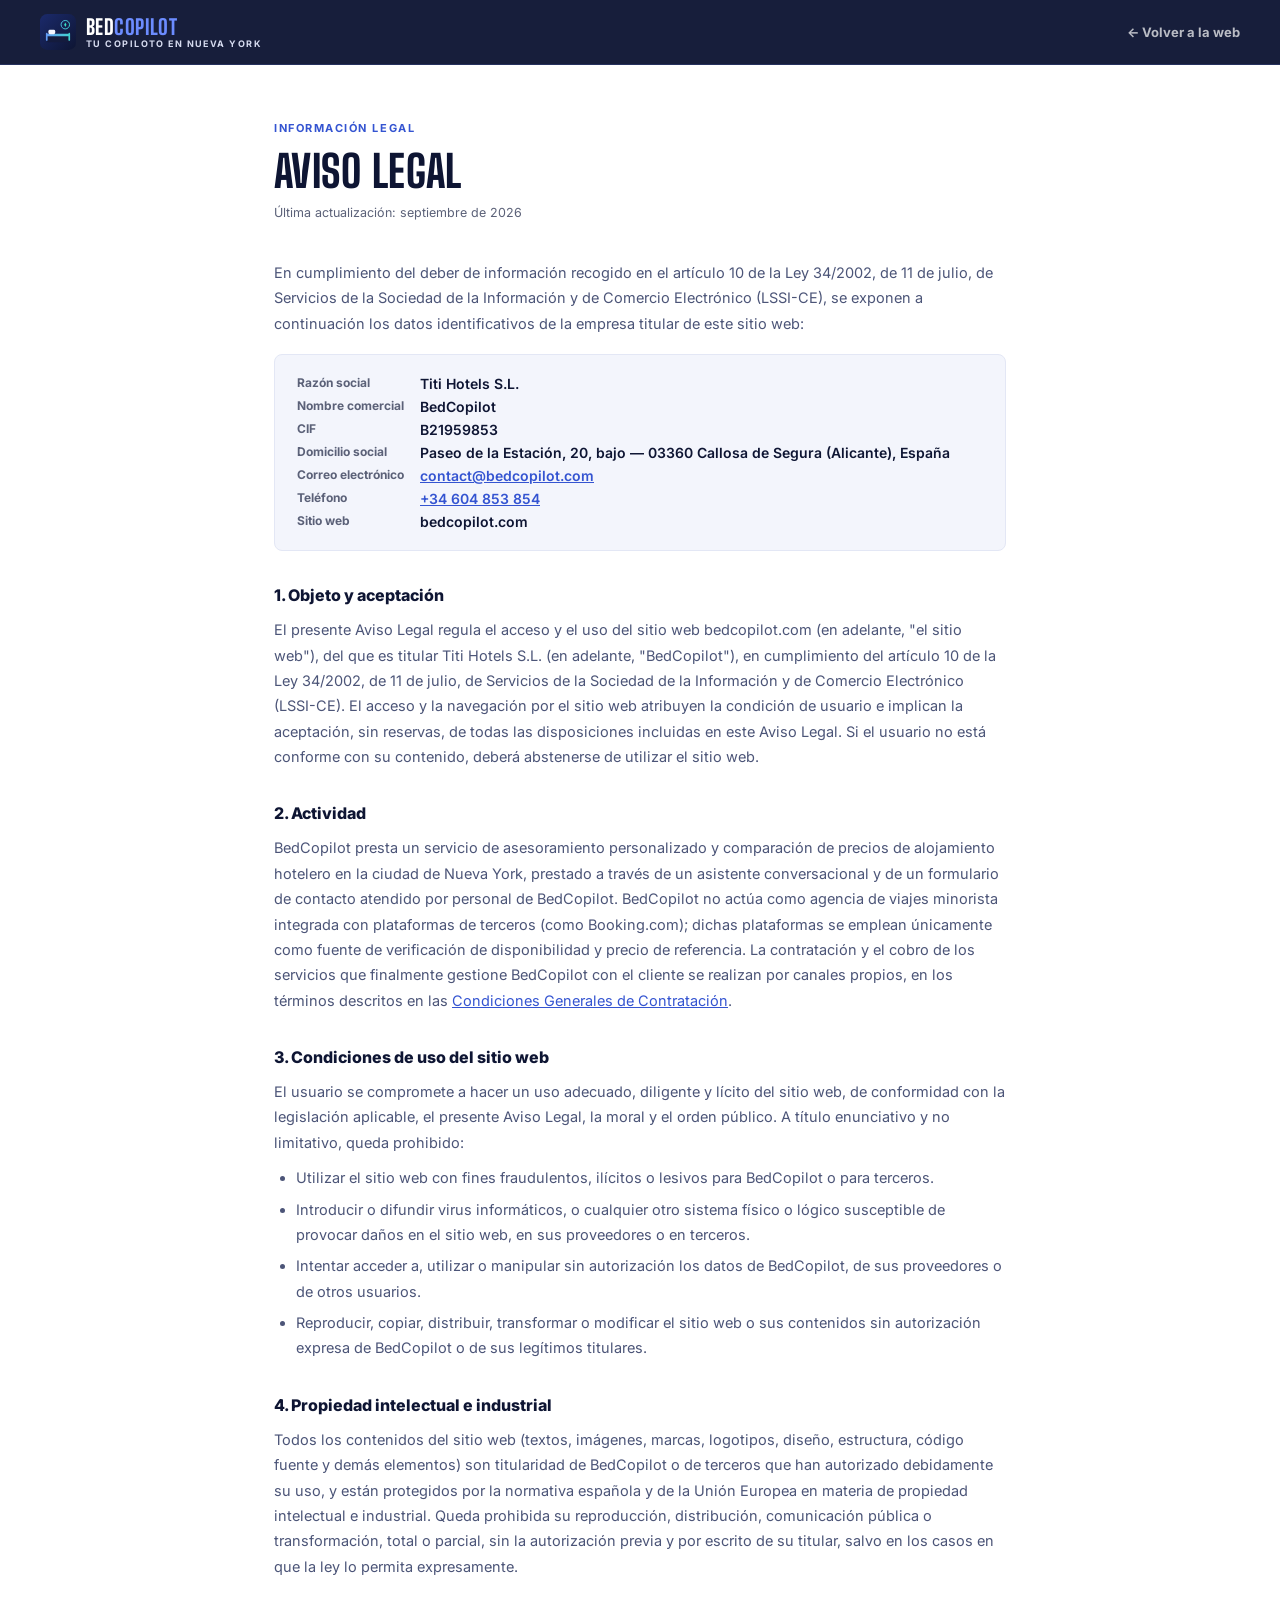
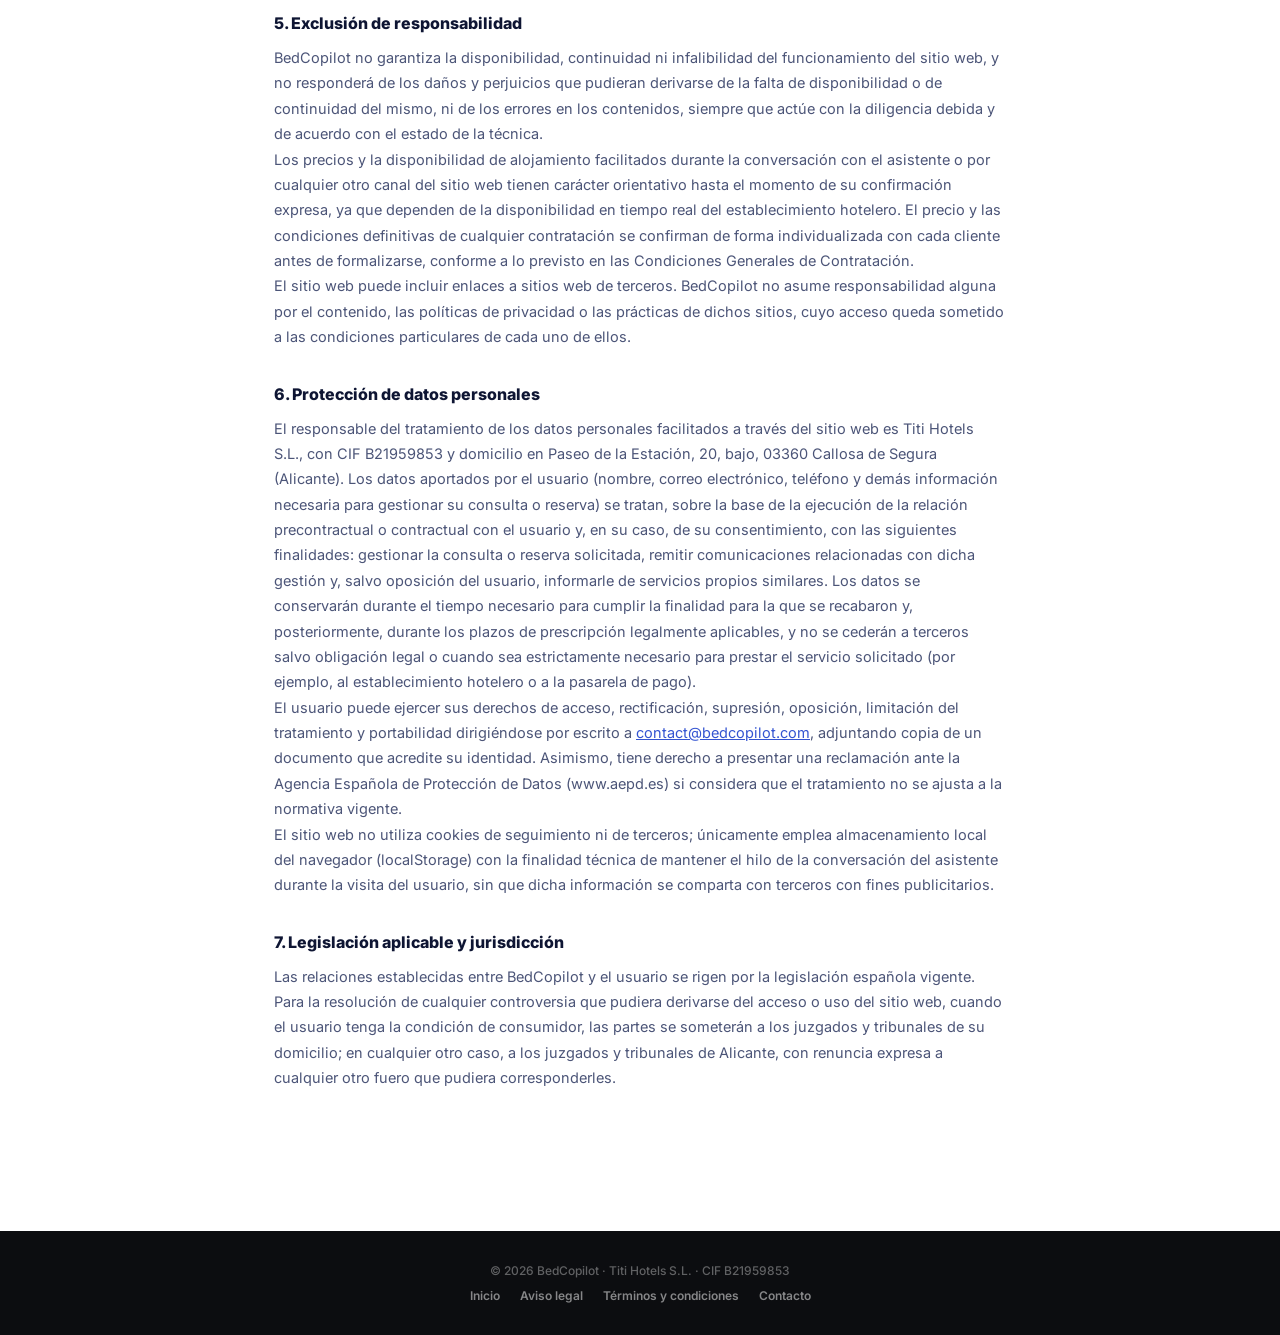
<file: aviso-legal.html>
<!DOCTYPE html>
<html lang="es">
<head>
<meta charset="UTF-8">
<meta name="viewport" content="width=device-width, initial-scale=1.0, viewport-fit=cover">
<title>Aviso Legal — BedCopilot</title>
<meta name="description" content="Aviso legal de BedCopilot, marca comercial de Titi Hotels S.L. Datos identificativos, condiciones de uso del sitio web y régimen de responsabilidad.">
<meta name="robots" content="index, follow">
<link rel="canonical" href="https://bedcopilot.com/aviso-legal">
<link rel="icon" type="image/svg+xml" href="./assets/images/bedcopilot-icon.svg">
<link rel="preconnect" href="https://fonts.googleapis.com">
<link href="https://fonts.googleapis.com/css2?family=Big+Shoulders+Display:wght@700;800;900&family=Inter:wght@400;500;600;700;800&display=swap" rel="stylesheet">
<style>
  :root {
    --taxi: #6C8CFF; --taxi-deep: #3454D1; --ink: #0E1533; --ink-soft: #141B3D;
    --paper: #F3F5FC; --paper-dim: #E3E7F5; --steel: #4C5578; --steel-pale: #D6DBEF;
    --white: #FFFFFF; --mid: #5B6178;
  }
  *, *::before, *::after { box-sizing: border-box; margin: 0; padding: 0; }
  body { font-family: 'Inter', sans-serif; background: var(--white); color: var(--ink); }
  .display { font-family: 'Big Shoulders Display', sans-serif; text-transform: uppercase; }

  nav {
    position: sticky; top: 0; z-index: 100; display: flex; align-items: center; justify-content: space-between;
    padding: 14px 40px; background: rgba(14,21,51,0.96); backdrop-filter: blur(12px);
    border-bottom: 1px solid rgba(108,140,255,0.18);
  }
  .nav-brand { display: flex; align-items: center; gap: 10px; text-decoration: none; }
  .nav-icon { width: 36px; height: 36px; flex-shrink: 0; }
  .nav-icon img { width: 100%; height: 100%; object-fit: contain; }
  .nav-brandtext { display: flex; flex-direction: column; line-height: 1; }
  .nav-name { font-family: 'Big Shoulders Display', sans-serif; font-weight: 800; font-size: 21px; letter-spacing: 0.02em; color: var(--white); text-transform: uppercase; }
  .nav-name span { color: var(--taxi); }
  .nav-tag { font-size: 9px; font-weight: 700; letter-spacing: 0.16em; text-transform: uppercase; color: var(--steel-pale); margin-top: 2px; }
  .nav-back { font-size: 13px; font-weight: 700; color: rgba(255,255,255,0.7); text-decoration: none; }
  .nav-back:hover { color: var(--taxi); }

  main { max-width: 780px; margin: 0 auto; padding: 56px 24px 80px; }
  .doc-eyebrow { font-size: 11px; font-weight: 700; letter-spacing: 0.14em; text-transform: uppercase; color: var(--taxi-deep); margin-bottom: 10px; }
  h1 { font-family: 'Big Shoulders Display', sans-serif; font-weight: 800; font-size: clamp(30px, 5vw, 44px); text-transform: uppercase; letter-spacing: 0.01em; margin-bottom: 8px; }
  .doc-updated { font-size: 12.5px; color: var(--mid); margin-bottom: 40px; }
  h2 { font-size: 16px; font-weight: 800; margin: 34px 0 12px; color: var(--ink); }
  p, li { font-size: 14.5px; line-height: 1.75; color: var(--steel); }
  ul, ol { margin: 10px 0 10px 22px; }
  li { margin-bottom: 6px; }
  strong { color: var(--ink); }
  .id-box { background: var(--paper); border: 1px solid var(--paper-dim); border-radius: 8px; padding: 20px 22px; margin: 18px 0 28px; }
  .id-box dl { display: grid; grid-template-columns: auto 1fr; gap: 6px 16px; }
  .id-box dt { font-size: 12px; font-weight: 700; color: var(--mid); }
  .id-box dd { font-size: 14px; color: var(--ink); font-weight: 600; }
  a { color: var(--taxi-deep); }

  footer { background: #0C0D10; padding: 32px 40px; margin-top: 60px; text-align: center; }
  .footer-copy { font-size: 12px; font-weight: 500; color: rgba(255,255,255,0.35); }
  .footer-links { margin-top: 10px; display: flex; gap: 20px; justify-content: center; flex-wrap: wrap; }
  .footer-links a { font-size: 12px; font-weight: 600; color: rgba(255,255,255,0.5); text-decoration: none; }
  .footer-links a:hover { color: var(--taxi); }

  @media (max-width: 600px) {
    nav { padding: 12px 18px; }
    main { padding: 40px 18px 60px; }
    .id-box dl { grid-template-columns: 1fr; }
  }
</style>
</head>
<body>

<nav>
  <a href="/" class="nav-brand">
    <div class="nav-icon"><img src="./assets/images/bedcopilot-icon.svg" alt="BedCopilot"></div>
    <div class="nav-brandtext">
      <span class="nav-name">BED<span>COPILOT</span></span>
      <span class="nav-tag">Tu copiloto en Nueva York</span>
    </div>
  </a>
  <a href="/" class="nav-back">&larr; Volver a la web</a>
</nav>

<main>
  <div class="doc-eyebrow">Información legal</div>
  <h1>Aviso Legal</h1>
  <div class="doc-updated">Última actualización: septiembre de 2026</div>

  <p>En cumplimiento del deber de información recogido en el artículo 10 de la Ley 34/2002, de 11 de julio, de Servicios de la Sociedad de la Información y de Comercio Electrónico (LSSI-CE), se exponen a continuación los datos identificativos de la empresa titular de este sitio web:</p>

  <div class="id-box">
    <dl>
      <dt>Razón social</dt><dd>Titi Hotels S.L.</dd>
      <dt>Nombre comercial</dt><dd>BedCopilot</dd>
      <dt>CIF</dt><dd>B21959853</dd>
      <dt>Domicilio social</dt><dd>Paseo de la Estación, 20, bajo — 03360 Callosa de Segura (Alicante), España</dd>
      <dt>Correo electrónico</dt><dd><a href="mailto:contact@bedcopilot.com">contact@bedcopilot.com</a></dd>
      <dt>Teléfono</dt><dd><a href="tel:+34604853854">+34 604 853 854</a></dd>
      <dt>Sitio web</dt><dd>bedcopilot.com</dd>
    </dl>
  </div>

  <h2>1. Objeto y aceptación</h2>
  <p>El presente Aviso Legal regula el acceso y el uso del sitio web bedcopilot.com (en adelante, "el sitio web"), del que es titular Titi Hotels S.L. (en adelante, "BedCopilot"), en cumplimiento del artículo 10 de la Ley 34/2002, de 11 de julio, de Servicios de la Sociedad de la Información y de Comercio Electrónico (LSSI-CE). El acceso y la navegación por el sitio web atribuyen la condición de usuario e implican la aceptación, sin reservas, de todas las disposiciones incluidas en este Aviso Legal. Si el usuario no está conforme con su contenido, deberá abstenerse de utilizar el sitio web.</p>

  <h2>2. Actividad</h2>
  <p>BedCopilot presta un servicio de asesoramiento personalizado y comparación de precios de alojamiento hotelero en la ciudad de Nueva York, prestado a través de un asistente conversacional y de un formulario de contacto atendido por personal de BedCopilot. BedCopilot no actúa como agencia de viajes minorista integrada con plataformas de terceros (como Booking.com); dichas plataformas se emplean únicamente como fuente de verificación de disponibilidad y precio de referencia. La contratación y el cobro de los servicios que finalmente gestione BedCopilot con el cliente se realizan por canales propios, en los términos descritos en las <a href="/terminos-condiciones">Condiciones Generales de Contratación</a>.</p>

  <h2>3. Condiciones de uso del sitio web</h2>
  <p>El usuario se compromete a hacer un uso adecuado, diligente y lícito del sitio web, de conformidad con la legislación aplicable, el presente Aviso Legal, la moral y el orden público. A título enunciativo y no limitativo, queda prohibido:</p>
  <ul>
    <li>Utilizar el sitio web con fines fraudulentos, ilícitos o lesivos para BedCopilot o para terceros.</li>
    <li>Introducir o difundir virus informáticos, o cualquier otro sistema físico o lógico susceptible de provocar daños en el sitio web, en sus proveedores o en terceros.</li>
    <li>Intentar acceder a, utilizar o manipular sin autorización los datos de BedCopilot, de sus proveedores o de otros usuarios.</li>
    <li>Reproducir, copiar, distribuir, transformar o modificar el sitio web o sus contenidos sin autorización expresa de BedCopilot o de sus legítimos titulares.</li>
  </ul>

  <h2>4. Propiedad intelectual e industrial</h2>
  <p>Todos los contenidos del sitio web (textos, imágenes, marcas, logotipos, diseño, estructura, código fuente y demás elementos) son titularidad de BedCopilot o de terceros que han autorizado debidamente su uso, y están protegidos por la normativa española y de la Unión Europea en materia de propiedad intelectual e industrial. Queda prohibida su reproducción, distribución, comunicación pública o transformación, total o parcial, sin la autorización previa y por escrito de su titular, salvo en los casos en que la ley lo permita expresamente.</p>

  <h2>5. Exclusión de responsabilidad</h2>
  <p>BedCopilot no garantiza la disponibilidad, continuidad ni infalibilidad del funcionamiento del sitio web, y no responderá de los daños y perjuicios que pudieran derivarse de la falta de disponibilidad o de continuidad del mismo, ni de los errores en los contenidos, siempre que actúe con la diligencia debida y de acuerdo con el estado de la técnica.</p>
  <p>Los precios y la disponibilidad de alojamiento facilitados durante la conversación con el asistente o por cualquier otro canal del sitio web tienen carácter orientativo hasta el momento de su confirmación expresa, ya que dependen de la disponibilidad en tiempo real del establecimiento hotelero. El precio y las condiciones definitivas de cualquier contratación se confirman de forma individualizada con cada cliente antes de formalizarse, conforme a lo previsto en las Condiciones Generales de Contratación.</p>
  <p>El sitio web puede incluir enlaces a sitios web de terceros. BedCopilot no asume responsabilidad alguna por el contenido, las políticas de privacidad o las prácticas de dichos sitios, cuyo acceso queda sometido a las condiciones particulares de cada uno de ellos.</p>

  <h2>6. Protección de datos personales</h2>
  <p>El responsable del tratamiento de los datos personales facilitados a través del sitio web es Titi Hotels S.L., con CIF B21959853 y domicilio en Paseo de la Estación, 20, bajo, 03360 Callosa de Segura (Alicante). Los datos aportados por el usuario (nombre, correo electrónico, teléfono y demás información necesaria para gestionar su consulta o reserva) se tratan, sobre la base de la ejecución de la relación precontractual o contractual con el usuario y, en su caso, de su consentimiento, con las siguientes finalidades: gestionar la consulta o reserva solicitada, remitir comunicaciones relacionadas con dicha gestión y, salvo oposición del usuario, informarle de servicios propios similares. Los datos se conservarán durante el tiempo necesario para cumplir la finalidad para la que se recabaron y, posteriormente, durante los plazos de prescripción legalmente aplicables, y no se cederán a terceros salvo obligación legal o cuando sea estrictamente necesario para prestar el servicio solicitado (por ejemplo, al establecimiento hotelero o a la pasarela de pago).</p>
  <p>El usuario puede ejercer sus derechos de acceso, rectificación, supresión, oposición, limitación del tratamiento y portabilidad dirigiéndose por escrito a <a href="mailto:contact@bedcopilot.com">contact@bedcopilot.com</a>, adjuntando copia de un documento que acredite su identidad. Asimismo, tiene derecho a presentar una reclamación ante la Agencia Española de Protección de Datos (www.aepd.es) si considera que el tratamiento no se ajusta a la normativa vigente.</p>
  <p>El sitio web no utiliza cookies de seguimiento ni de terceros; únicamente emplea almacenamiento local del navegador (localStorage) con la finalidad técnica de mantener el hilo de la conversación del asistente durante la visita del usuario, sin que dicha información se comparta con terceros con fines publicitarios.</p>

  <h2>7. Legislación aplicable y jurisdicción</h2>
  <p>Las relaciones establecidas entre BedCopilot y el usuario se rigen por la legislación española vigente. Para la resolución de cualquier controversia que pudiera derivarse del acceso o uso del sitio web, cuando el usuario tenga la condición de consumidor, las partes se someterán a los juzgados y tribunales de su domicilio; en cualquier otro caso, a los juzgados y tribunales de Alicante, con renuncia expresa a cualquier otro fuero que pudiera corresponderles.</p>
</main>

<footer>
  <div class="footer-copy">© 2026 BedCopilot · Titi Hotels S.L. · CIF B21959853</div>
  <div class="footer-links">
    <a href="/">Inicio</a>
    <a href="/aviso-legal">Aviso legal</a>
    <a href="/terminos-condiciones">Términos y condiciones</a>
    <a href="mailto:contact@bedcopilot.com">Contacto</a>
  </div>
</footer>

</body>
</html>
</file>
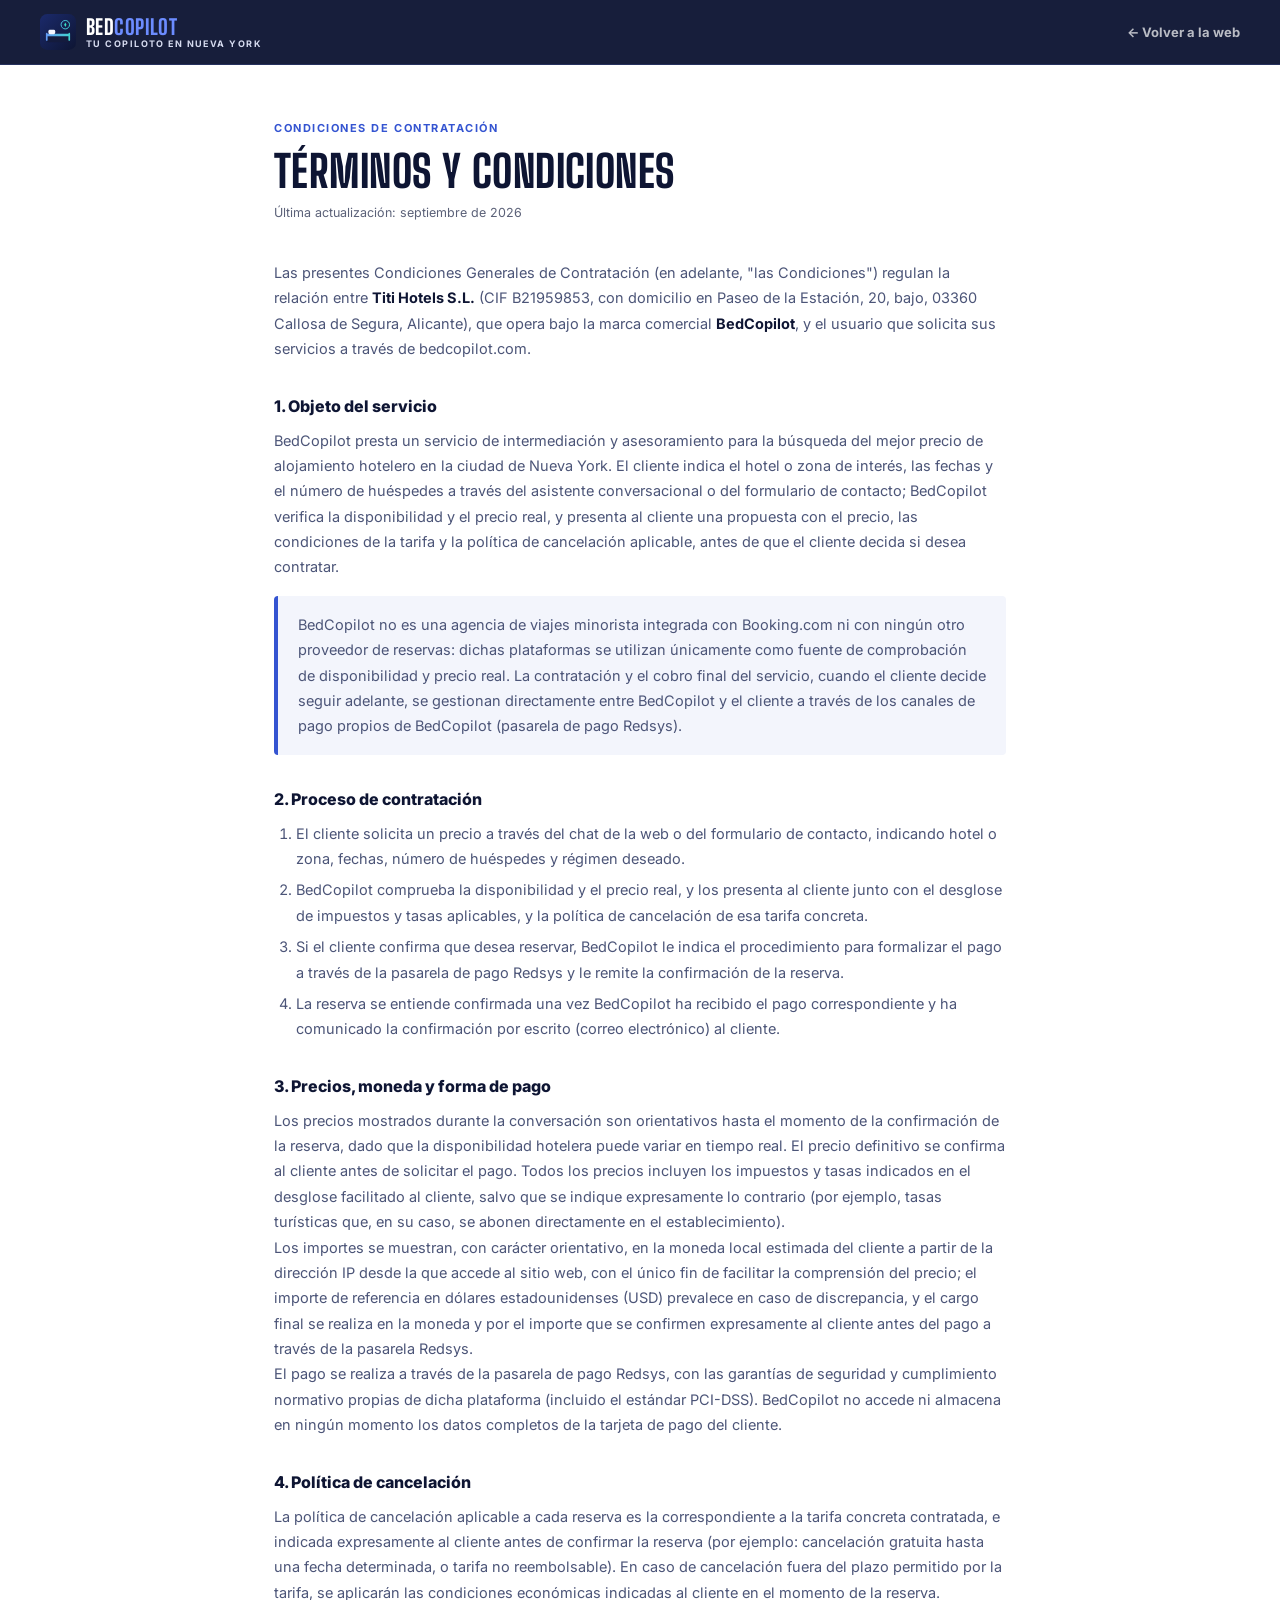
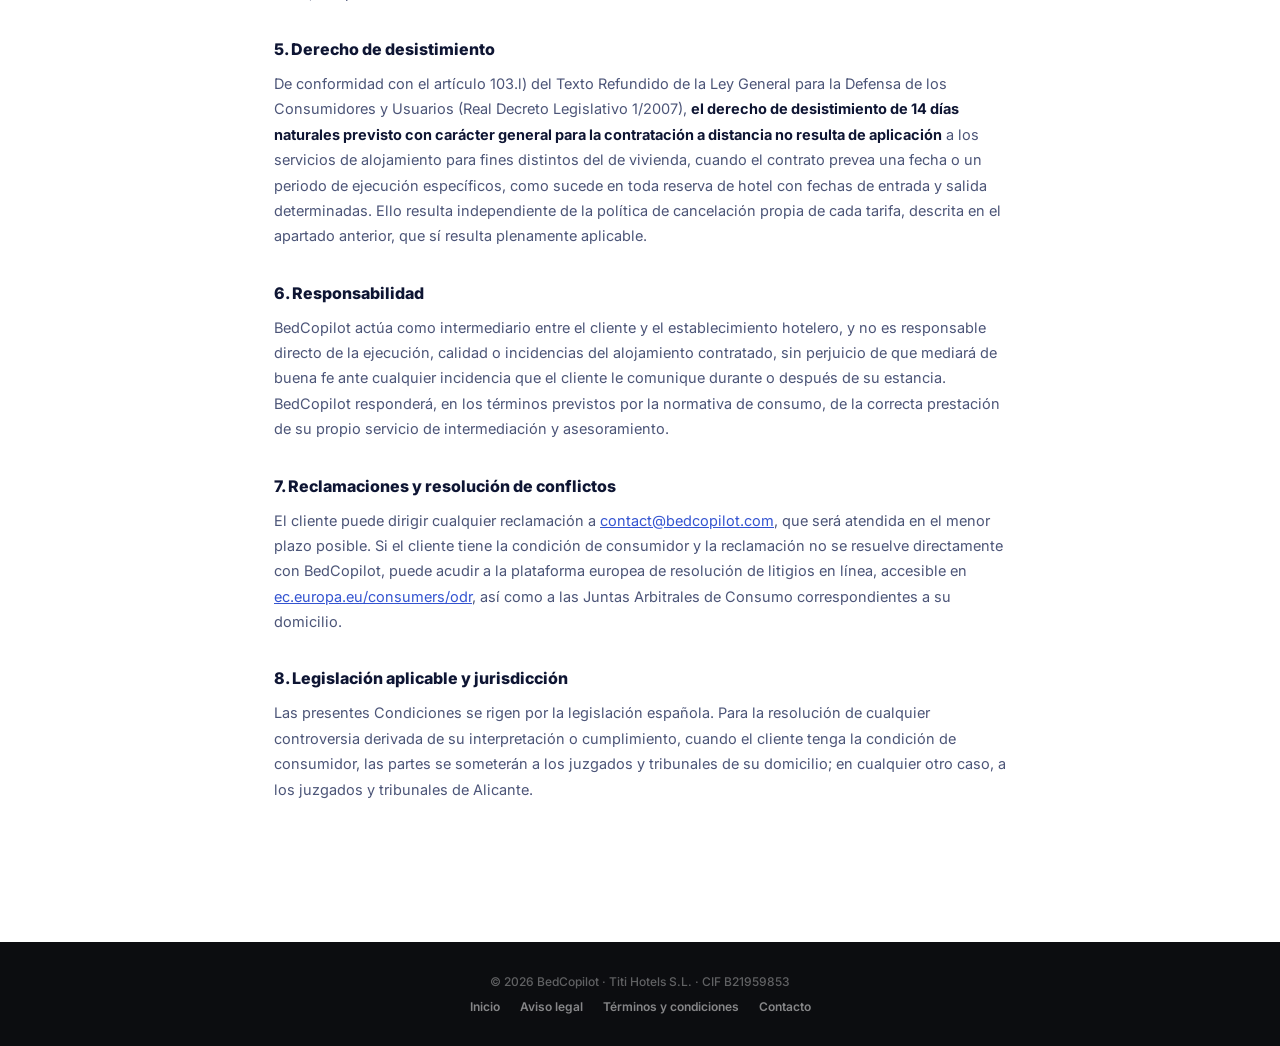
<file: terminos-condiciones.html>
<!DOCTYPE html>
<html lang="es">
<head>
<meta charset="UTF-8">
<meta name="viewport" content="width=device-width, initial-scale=1.0, viewport-fit=cover">
<title>Términos y Condiciones — BedCopilot</title>
<meta name="description" content="Condiciones generales de contratación de BedCopilot: proceso de reserva, precios, forma de pago, cancelaciones y derecho de desistimiento.">
<meta name="robots" content="index, follow">
<link rel="canonical" href="https://bedcopilot.com/terminos-condiciones">
<link rel="icon" type="image/svg+xml" href="./assets/images/bedcopilot-icon.svg">
<link rel="preconnect" href="https://fonts.googleapis.com">
<link href="https://fonts.googleapis.com/css2?family=Big+Shoulders+Display:wght@700;800;900&family=Inter:wght@400;500;600;700;800&display=swap" rel="stylesheet">
<style>
  :root {
    --taxi: #6C8CFF; --taxi-deep: #3454D1; --ink: #0E1533; --ink-soft: #141B3D;
    --paper: #F3F5FC; --paper-dim: #E3E7F5; --steel: #4C5578; --steel-pale: #D6DBEF;
    --white: #FFFFFF; --mid: #5B6178;
  }
  *, *::before, *::after { box-sizing: border-box; margin: 0; padding: 0; }
  body { font-family: 'Inter', sans-serif; background: var(--white); color: var(--ink); }

  nav {
    position: sticky; top: 0; z-index: 100; display: flex; align-items: center; justify-content: space-between;
    padding: 14px 40px; background: rgba(14,21,51,0.96); backdrop-filter: blur(12px);
    border-bottom: 1px solid rgba(108,140,255,0.18);
  }
  .nav-brand { display: flex; align-items: center; gap: 10px; text-decoration: none; }
  .nav-icon { width: 36px; height: 36px; flex-shrink: 0; }
  .nav-icon img { width: 100%; height: 100%; object-fit: contain; }
  .nav-brandtext { display: flex; flex-direction: column; line-height: 1; }
  .nav-name { font-family: 'Big Shoulders Display', sans-serif; font-weight: 800; font-size: 21px; letter-spacing: 0.02em; color: var(--white); text-transform: uppercase; }
  .nav-name span { color: var(--taxi); }
  .nav-tag { font-size: 9px; font-weight: 700; letter-spacing: 0.16em; text-transform: uppercase; color: var(--steel-pale); margin-top: 2px; }
  .nav-back { font-size: 13px; font-weight: 700; color: rgba(255,255,255,0.7); text-decoration: none; }
  .nav-back:hover { color: var(--taxi); }

  main { max-width: 780px; margin: 0 auto; padding: 56px 24px 80px; }
  .doc-eyebrow { font-size: 11px; font-weight: 700; letter-spacing: 0.14em; text-transform: uppercase; color: var(--taxi-deep); margin-bottom: 10px; }
  h1 { font-family: 'Big Shoulders Display', sans-serif; font-weight: 800; font-size: clamp(30px, 5vw, 44px); text-transform: uppercase; letter-spacing: 0.01em; margin-bottom: 8px; }
  .doc-updated { font-size: 12.5px; color: var(--mid); margin-bottom: 40px; }
  h2 { font-size: 16px; font-weight: 800; margin: 34px 0 12px; color: var(--ink); }
  p, li { font-size: 14.5px; line-height: 1.75; color: var(--steel); }
  ul, ol { margin: 10px 0 10px 22px; }
  li { margin-bottom: 6px; }
  strong { color: var(--ink); }
  a { color: var(--taxi-deep); }
  .highlight-box { background: var(--paper); border-left: 4px solid var(--taxi-deep); border-radius: 4px; padding: 16px 20px; margin: 16px 0; }

  footer { background: #0C0D10; padding: 32px 40px; margin-top: 60px; text-align: center; }
  .footer-copy { font-size: 12px; font-weight: 500; color: rgba(255,255,255,0.35); }
  .footer-links { margin-top: 10px; display: flex; gap: 20px; justify-content: center; flex-wrap: wrap; }
  .footer-links a { font-size: 12px; font-weight: 600; color: rgba(255,255,255,0.5); text-decoration: none; }
  .footer-links a:hover { color: var(--taxi); }

  @media (max-width: 600px) {
    nav { padding: 12px 18px; }
    main { padding: 40px 18px 60px; }
  }
</style>
</head>
<body>

<nav>
  <a href="/" class="nav-brand">
    <div class="nav-icon"><img src="./assets/images/bedcopilot-icon.svg" alt="BedCopilot"></div>
    <div class="nav-brandtext">
      <span class="nav-name">BED<span>COPILOT</span></span>
      <span class="nav-tag">Tu copiloto en Nueva York</span>
    </div>
  </a>
  <a href="/" class="nav-back">&larr; Volver a la web</a>
</nav>

<main>
  <div class="doc-eyebrow">Condiciones de contratación</div>
  <h1>Términos y Condiciones</h1>
  <div class="doc-updated">Última actualización: septiembre de 2026</div>

  <p>Las presentes Condiciones Generales de Contratación (en adelante, "las Condiciones") regulan la relación entre <strong>Titi Hotels S.L.</strong> (CIF B21959853, con domicilio en Paseo de la Estación, 20, bajo, 03360 Callosa de Segura, Alicante), que opera bajo la marca comercial <strong>BedCopilot</strong>, y el usuario que solicita sus servicios a través de bedcopilot.com.</p>

  <h2>1. Objeto del servicio</h2>
  <p>BedCopilot presta un servicio de intermediación y asesoramiento para la búsqueda del mejor precio de alojamiento hotelero en la ciudad de Nueva York. El cliente indica el hotel o zona de interés, las fechas y el número de huéspedes a través del asistente conversacional o del formulario de contacto; BedCopilot verifica la disponibilidad y el precio real, y presenta al cliente una propuesta con el precio, las condiciones de la tarifa y la política de cancelación aplicable, antes de que el cliente decida si desea contratar.</p>
  <div class="highlight-box">
    <p>BedCopilot no es una agencia de viajes minorista integrada con Booking.com ni con ningún otro proveedor de reservas: dichas plataformas se utilizan únicamente como fuente de comprobación de disponibilidad y precio real. La contratación y el cobro final del servicio, cuando el cliente decide seguir adelante, se gestionan directamente entre BedCopilot y el cliente a través de los canales de pago propios de BedCopilot (pasarela de pago Redsys).</p>
  </div>

  <h2>2. Proceso de contratación</h2>
  <ol>
    <li>El cliente solicita un precio a través del chat de la web o del formulario de contacto, indicando hotel o zona, fechas, número de huéspedes y régimen deseado.</li>
    <li>BedCopilot comprueba la disponibilidad y el precio real, y los presenta al cliente junto con el desglose de impuestos y tasas aplicables, y la política de cancelación de esa tarifa concreta.</li>
    <li>Si el cliente confirma que desea reservar, BedCopilot le indica el procedimiento para formalizar el pago a través de la pasarela de pago Redsys y le remite la confirmación de la reserva.</li>
    <li>La reserva se entiende confirmada una vez BedCopilot ha recibido el pago correspondiente y ha comunicado la confirmación por escrito (correo electrónico) al cliente.</li>
  </ol>

  <h2>3. Precios, moneda y forma de pago</h2>
  <p>Los precios mostrados durante la conversación son orientativos hasta el momento de la confirmación de la reserva, dado que la disponibilidad hotelera puede variar en tiempo real. El precio definitivo se confirma al cliente antes de solicitar el pago. Todos los precios incluyen los impuestos y tasas indicados en el desglose facilitado al cliente, salvo que se indique expresamente lo contrario (por ejemplo, tasas turísticas que, en su caso, se abonen directamente en el establecimiento).</p>
  <p>Los importes se muestran, con carácter orientativo, en la moneda local estimada del cliente a partir de la dirección IP desde la que accede al sitio web, con el único fin de facilitar la comprensión del precio; el importe de referencia en dólares estadounidenses (USD) prevalece en caso de discrepancia, y el cargo final se realiza en la moneda y por el importe que se confirmen expresamente al cliente antes del pago a través de la pasarela Redsys.</p>
  <p>El pago se realiza a través de la pasarela de pago Redsys, con las garantías de seguridad y cumplimiento normativo propias de dicha plataforma (incluido el estándar PCI-DSS). BedCopilot no accede ni almacena en ningún momento los datos completos de la tarjeta de pago del cliente.</p>

  <h2>4. Política de cancelación</h2>
  <p>La política de cancelación aplicable a cada reserva es la correspondiente a la tarifa concreta contratada, e indicada expresamente al cliente antes de confirmar la reserva (por ejemplo: cancelación gratuita hasta una fecha determinada, o tarifa no reembolsable). En caso de cancelación fuera del plazo permitido por la tarifa, se aplicarán las condiciones económicas indicadas al cliente en el momento de la reserva.</p>

  <h2>5. Derecho de desistimiento</h2>
  <p>De conformidad con el artículo 103.l) del Texto Refundido de la Ley General para la Defensa de los Consumidores y Usuarios (Real Decreto Legislativo 1/2007), <strong>el derecho de desistimiento de 14 días naturales previsto con carácter general para la contratación a distancia no resulta de aplicación</strong> a los servicios de alojamiento para fines distintos del de vivienda, cuando el contrato prevea una fecha o un periodo de ejecución específicos, como sucede en toda reserva de hotel con fechas de entrada y salida determinadas. Ello resulta independiente de la política de cancelación propia de cada tarifa, descrita en el apartado anterior, que sí resulta plenamente aplicable.</p>

  <h2>6. Responsabilidad</h2>
  <p>BedCopilot actúa como intermediario entre el cliente y el establecimiento hotelero, y no es responsable directo de la ejecución, calidad o incidencias del alojamiento contratado, sin perjuicio de que mediará de buena fe ante cualquier incidencia que el cliente le comunique durante o después de su estancia. BedCopilot responderá, en los términos previstos por la normativa de consumo, de la correcta prestación de su propio servicio de intermediación y asesoramiento.</p>

  <h2>7. Reclamaciones y resolución de conflictos</h2>
  <p>El cliente puede dirigir cualquier reclamación a <a href="mailto:contact@bedcopilot.com">contact@bedcopilot.com</a>, que será atendida en el menor plazo posible. Si el cliente tiene la condición de consumidor y la reclamación no se resuelve directamente con BedCopilot, puede acudir a la plataforma europea de resolución de litigios en línea, accesible en <a href="https://ec.europa.eu/consumers/odr" target="_blank" rel="noopener">ec.europa.eu/consumers/odr</a>, así como a las Juntas Arbitrales de Consumo correspondientes a su domicilio.</p>

  <h2>8. Legislación aplicable y jurisdicción</h2>
  <p>Las presentes Condiciones se rigen por la legislación española. Para la resolución de cualquier controversia derivada de su interpretación o cumplimiento, cuando el cliente tenga la condición de consumidor, las partes se someterán a los juzgados y tribunales de su domicilio; en cualquier otro caso, a los juzgados y tribunales de Alicante.</p>
</main>

<footer>
  <div class="footer-copy">© 2026 BedCopilot · Titi Hotels S.L. · CIF B21959853</div>
  <div class="footer-links">
    <a href="/">Inicio</a>
    <a href="/aviso-legal">Aviso legal</a>
    <a href="/terminos-condiciones">Términos y condiciones</a>
    <a href="mailto:contact@bedcopilot.com">Contacto</a>
  </div>
</footer>

</body>
</html>
</file>
